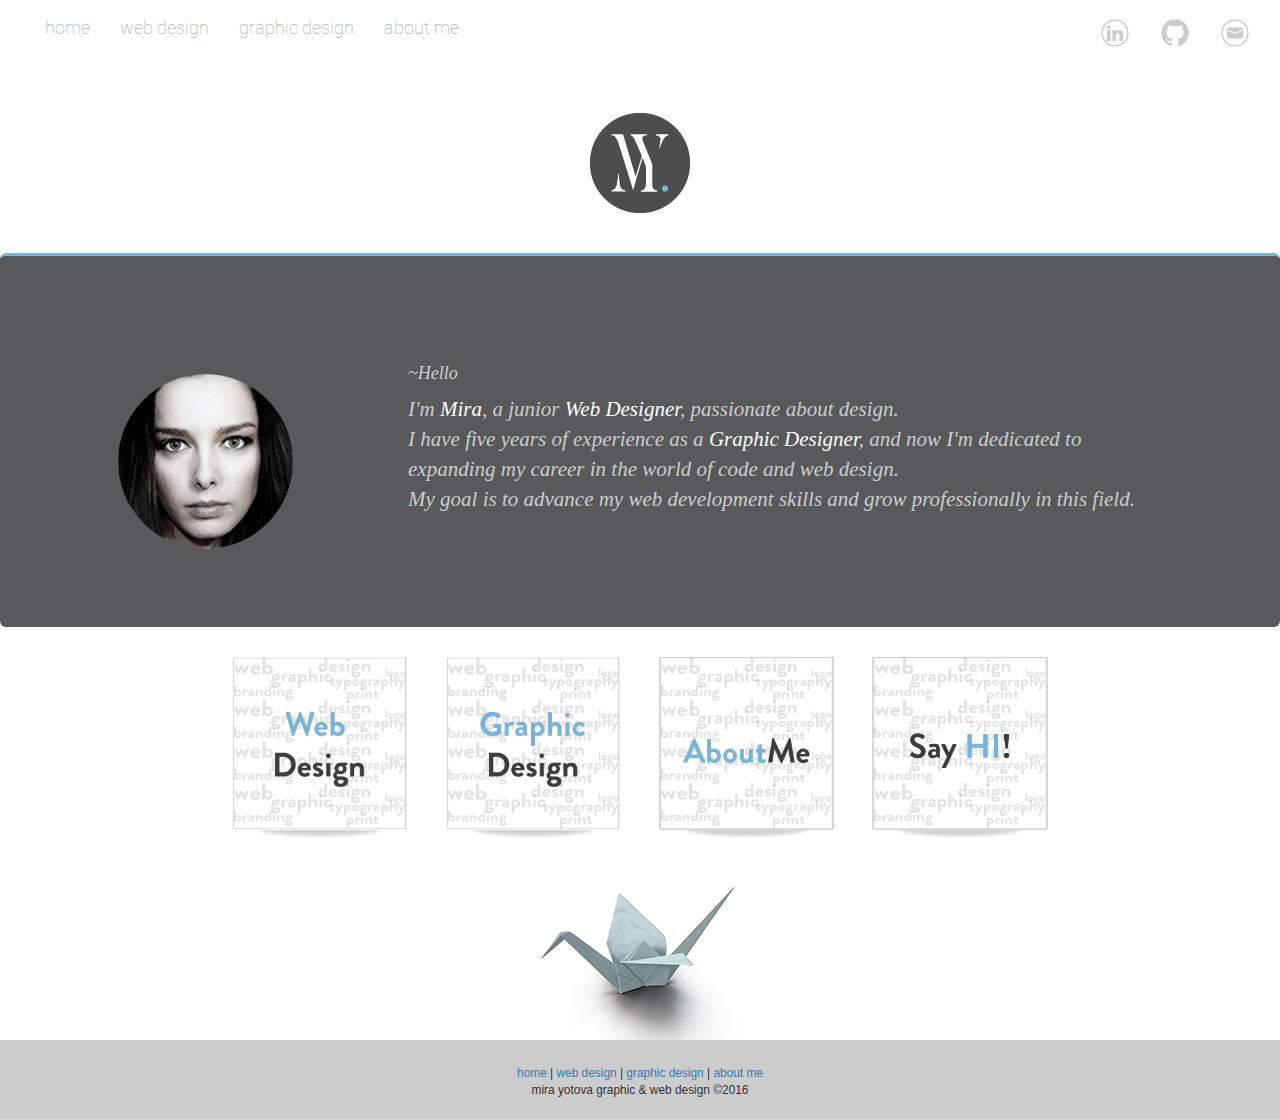
<file: index.html>
<!DOCTYPE html>
<html lang="en">
<head>
<meta charset="utf-8">
<meta http-equiv="X-UA-Compatible" content="IE=edge">
<meta name="viewport" content="width=device-width, initial-scale=1">

<title>Mira Yotova - web and graphic design</title>

<link href="css/bootstrap.min.css" rel="stylesheet" type="text/css">
<link href="css/bootstrap-theme.min.css" rel="stylesheet" type="text/css">
<link href="css/styleMY.css" rel="stylesheet" type="text/css">

<link href='https://fonts.googleapis.com/css?family=Roboto:100,300,400' rel='stylesheet' type='text/css'>
<link href='https://fonts.googleapis.com/css?family=Playfair+Display:400,400italic,700italic' rel='stylesheet' type='text/css'>

<link rel="shortcut icon" href="images/favicon.ico" >

<!-- HTML5 Shim and Respond.js IE8 support of HTML5 elements and media queries -->
<!-- WARNING: Respond.js doesn't work if you view the page via file:// -->
<!--[if lt IE 9]>
<script src="https://oss.maxcdn.com/html5shiv/3.7.2/html5shiv.min.js"></script>
<script src="https://oss.maxcdn.com/respond/1.4.2/respond.min.js"></script>
<![endif]-->
<script type="text/javascript">
function MM_swapImgRestore() { //v3.0
  var i,x,a=document.MM_sr; for(i=0;a&&i<a.length&&(x=a[i])&&x.oSrc;i++) x.src=x.oSrc;
}
function MM_preloadImages() { //v3.0
  var d=document; if(d.images){ if(!d.MM_p) d.MM_p=new Array();
    var i,j=d.MM_p.length,a=MM_preloadImages.arguments; for(i=0; i<a.length; i++)
    if (a[i].indexOf("#")!=0){ d.MM_p[j]=new Image; d.MM_p[j++].src=a[i];}}
}

function MM_findObj(n, d) { //v4.01
  var p,i,x;  if(!d) d=document; if((p=n.indexOf("?"))>0&&parent.frames.length) {
    d=parent.frames[n.substring(p+1)].document; n=n.substring(0,p);}
  if(!(x=d[n])&&d.all) x=d.all[n]; for (i=0;!x&&i<d.forms.length;i++) x=d.forms[i][n];
  for(i=0;!x&&d.layers&&i<d.layers.length;i++) x=MM_findObj(n,d.layers[i].document);
  if(!x && d.getElementById) x=d.getElementById(n); return x;
}

function MM_swapImage() { //v3.0
  var i,j=0,x,a=MM_swapImage.arguments; document.MM_sr=new Array; for(i=0;i<(a.length-2);i+=3)
   if ((x=MM_findObj(a[i]))!=null){document.MM_sr[j++]=x; if(!x.oSrc) x.oSrc=x.src; x.src=a[i+2];}
}
</script>
</head>

<body onLoad="MM_preloadImages('images/linkedIn_r.png','images/gitHub_r.png','images/contact_r.png')">
<div class="container">
	
	<div class="row">   
        <nav class="navbar navbar-inverse">
          <div class="container-fluid">
            
            <div class="navbar-header">
              <button type="button" class="navbar-toggle" data-toggle="collapse" data-target="#myNavbar">
                <span class="icon-bar"></span>
                <span class="icon-bar"></span>
                <span class="icon-bar"></span> 
              </button>
            </div>
            
            <div class="collapse navbar-collapse" id="myNavbar">
              <ul class="nav navbar-nav">
                <li class="activ"><a href="index.html">home</a></li>
                <li><a href="wdprojects.html">web design</a></li>
                <li><a href="gdprojects.html">graphic design</a></li>
                <li><a href="about.html">about me</a></li> 
              </ul>
              <ul class="nav navbar-nav navbar-right">
              	<li><a href="http://www.linkedin.com/in/mirayotova" target="_blank" onMouseOut="MM_swapImgRestore()" onMouseOver="MM_swapImage('LinkedIn','','images/linkedIn_r.png',1)"><img src="images/linkedIn.png" alt="linkedIn icon" width="30" height="30" id="LinkedIn"></a></li>			
                <li><a href="https://github.com/MiraYotova/" target="_blank" onMouseOut="MM_swapImgRestore()" onMouseOver="MM_swapImage('github','','images/gitHub_r.png',1)"><img src="images/gitHub.png" alt="gitHub link" width="30" height="30" id="github"></a></li>
                <li><a href="contact.html" onMouseOut="MM_swapImgRestore()" onMouseOver="MM_swapImage('contact','','images/contact_r.png',1)"><img src="images/contact.png" alt="link to contact page" width="30" height="30" id="contact"></a></li>
              </ul>
            </div>
            
          </div>
        </nav>
	</div> <!--End NAV section-->
    
    <div class="row logo">
    	<div class=" col-sm-12 logo" align="center">
        	<a href="index.html"><img src="images/logo_MY_web.png" alt="logo" class="img-responsive"/> </a>
        </div>
    </div><!--End Logo section-->
<div class="row jumbotron headStrip">
   	  <div class="col-sm-3 text-center headStripPic">
        	<img src="images/me.jpg" alt="mira yotova picture" class="img-circle" />
    </div>
        <div class="col-sm-9 headStripText">
        	<h4>~Hello</h4>
            <p>I'm <span class="hText">Mira</span>, a junior <span class="hText">Web Designer</span>, passionate about design.<br>
I have five years of experience as a <span class="hText">Graphic Designer</span>, and now I'm dedicated to expanding my career in the world of code and web design.<br> 
My goal is to advance my web development skills and grow professionally in this field.</p> 
        </div>
  </div><!--End headStrip-->

    <div class="row">
    	<div class="col-md-2 col-md-offset-2 col-sm-3 col-xs-6" align="center">
        	<a href="wdprojects.html"><img src="images/myprojects.png" alt="link to my web design projects" class="img-responsive" /></a>
        </div>
    	<div class="col-md-2 col-sm-3 col-xs-6" align="center">
        	<a href="gdprojects.html"><img src="images/gdprojects.png" alt="link to my graphic design projects" class="img-responsive" /></a>
        </div>
        <div class="col-md-2 col-sm-3 col-xs-6" align="center">
        	<a href="about.html"><img src="images/aboutme.png" alt="link to about me information" class="img-responsive"/></a>
        </div>
    	<div class="col-md-2 col-sm-3 col-xs-6" align="center">
        	<a href="contact.html"><img src="images/sayhi.png" alt="link to say hi form" class="img-responsive" /></a>
        </div>
    </div><!--End Persentation-->
    
    <div class="row">
    	<div class="col-md-12" align="center">
        	<img src="images/origami.png" alt="origami ornament" class="img-responsive"/>
        </div>
    </div>

    
    <div class="row footer" align="center">
    	<div class="col-sm-12 small">
        	<a href="index.html">home</a> | <a href="wdprojects.html">web design</a> | <a href="gdprojects.html">graphic design</a> | <a href="about.html">about me</a> 
        </div>
        
        <div class="col-sm-12">
        <p class="small">mira yotova graphic & web design &copy;2016</p>
        </div>
    </div>
</div> <!--End Container--> 


<script src="https://ajax.googleapis.com/ajax/libs/jquery/1.11.1/jquery.min.js"></script>
<script src="js/bootstrap.min.js" ></script>
</body>
</html>
</file>
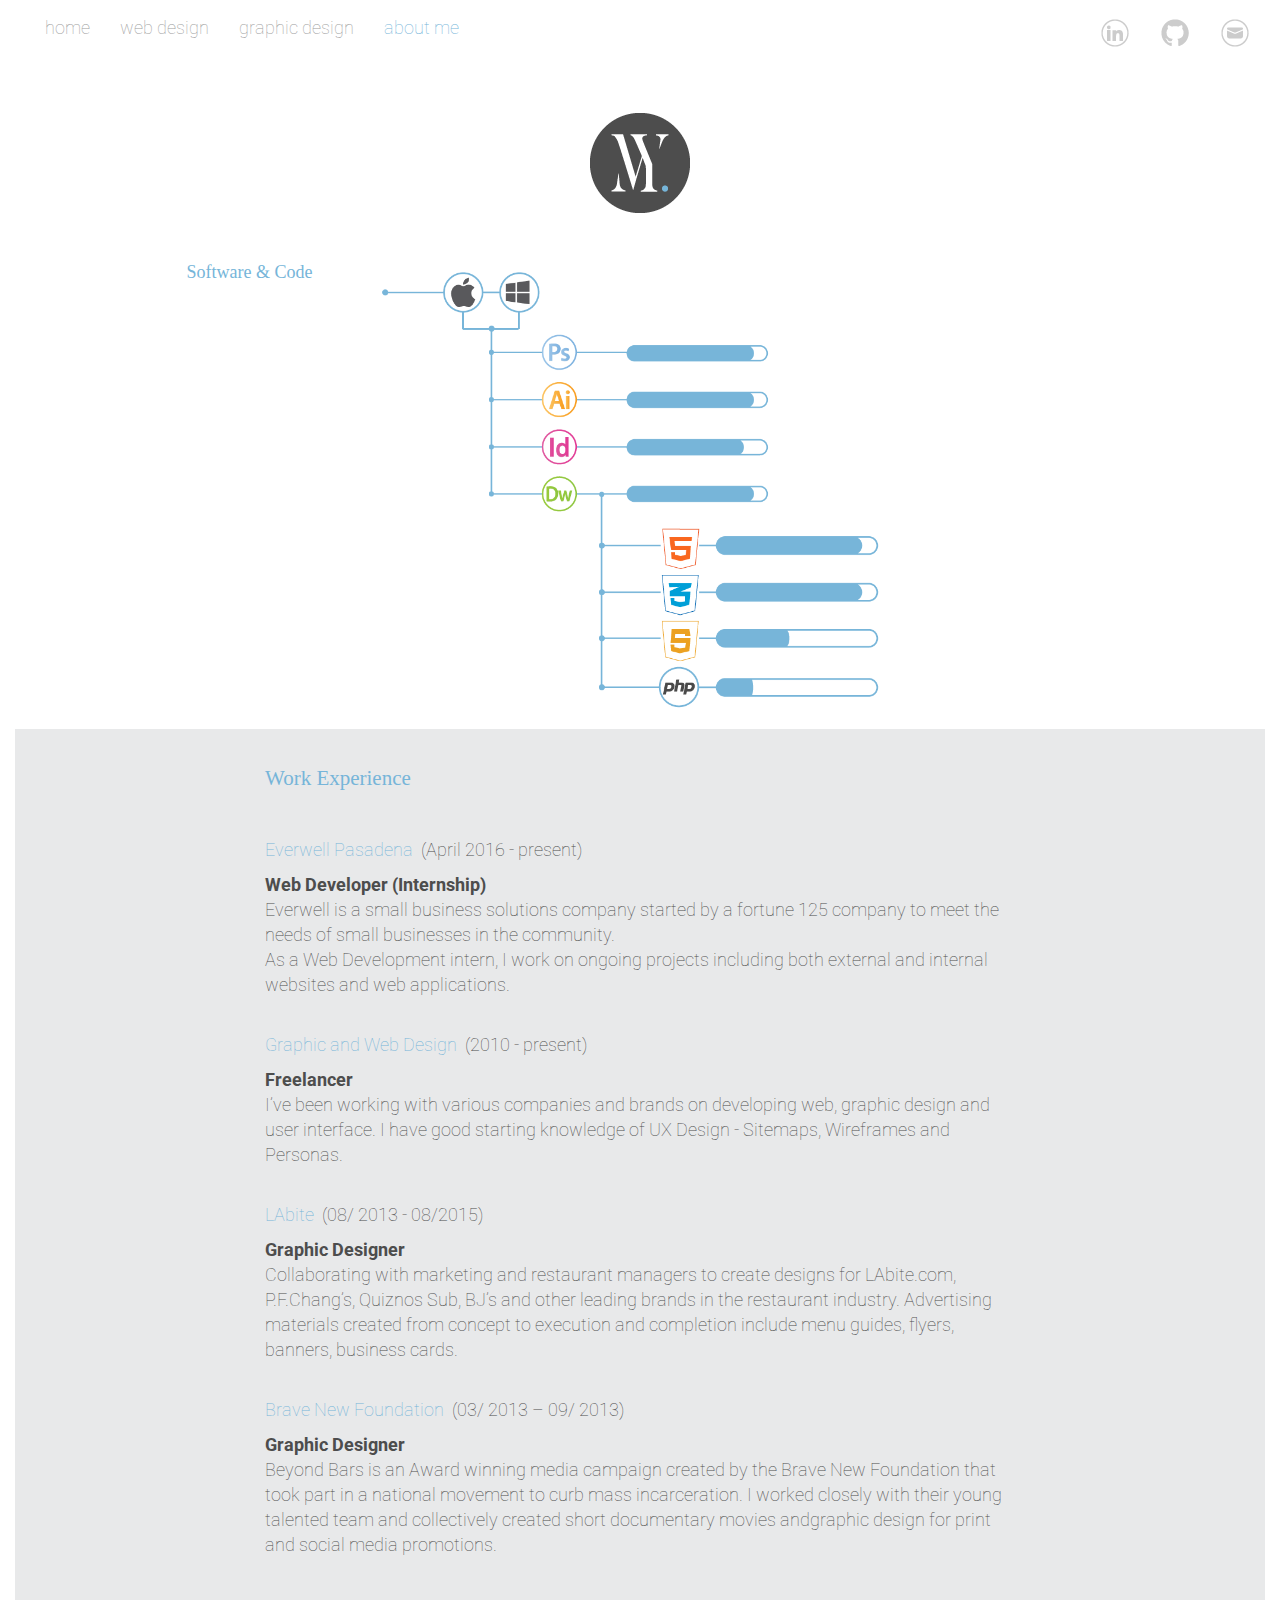
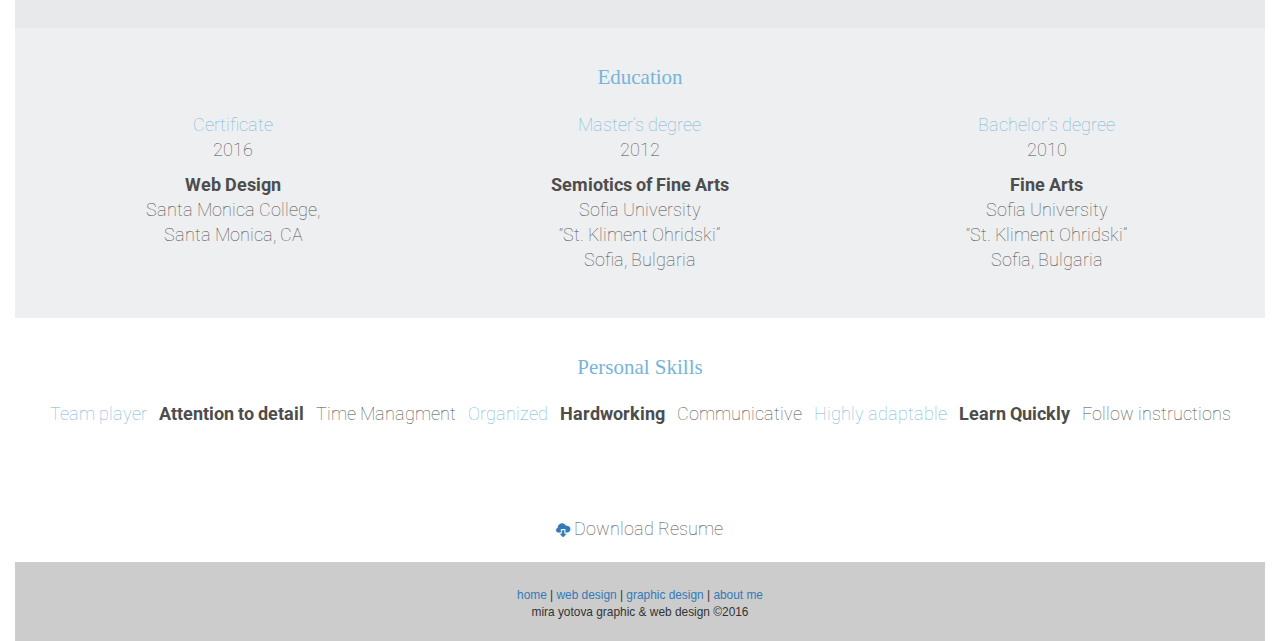
<file: about.html>
<!DOCTYPE html>
<html lang="en">
<head>
<meta charset="utf-8">
<meta http-equiv="X-UA-Compatible" content="IE=edge">
<meta name="viewport" content="width=device-width, initial-scale=1">

<title>Mira Yotova - web and graphic design - About me</title>

<link href="css/bootstrap.min.css" rel="stylesheet" type="text/css">
<link href="css/bootstrap-theme.min.css" rel="stylesheet" type="text/css">
<link href="css/styleMY.css" rel="stylesheet" type="text/css">

<link href='https://fonts.googleapis.com/css?family=Roboto:100,300,400' rel='stylesheet' type='text/css'>
<link href='https://fonts.googleapis.com/css?family=Playfair+Display:400,400italic,700italic' rel='stylesheet' type='text/css'>

<link rel="shortcut icon" href="images/favicon.ico" >

<!-- HTML5 Shim and Respond.js IE8 support of HTML5 elements and media queries -->
<!-- WARNING: Respond.js doesn't work if you view the page via file:// -->
<!--[if lt IE 9]>
<script src="https://oss.maxcdn.com/html5shiv/3.7.2/html5shiv.min.js"></script>
<script src="https://oss.maxcdn.com/respond/1.4.2/respond.min.js"></script>
<![endif]-->
<script type="text/javascript">
function MM_swapImgRestore() { //v3.0
  var i,x,a=document.MM_sr; for(i=0;a&&i<a.length&&(x=a[i])&&x.oSrc;i++) x.src=x.oSrc;
}
function MM_preloadImages() { //v3.0
  var d=document; if(d.images){ if(!d.MM_p) d.MM_p=new Array();
    var i,j=d.MM_p.length,a=MM_preloadImages.arguments; for(i=0; i<a.length; i++)
    if (a[i].indexOf("#")!=0){ d.MM_p[j]=new Image; d.MM_p[j++].src=a[i];}}
}

function MM_findObj(n, d) { //v4.01
  var p,i,x;  if(!d) d=document; if((p=n.indexOf("?"))>0&&parent.frames.length) {
    d=parent.frames[n.substring(p+1)].document; n=n.substring(0,p);}
  if(!(x=d[n])&&d.all) x=d.all[n]; for (i=0;!x&&i<d.forms.length;i++) x=d.forms[i][n];
  for(i=0;!x&&d.layers&&i<d.layers.length;i++) x=MM_findObj(n,d.layers[i].document);
  if(!x && d.getElementById) x=d.getElementById(n); return x;
}

function MM_swapImage() { //v3.0
  var i,j=0,x,a=MM_swapImage.arguments; document.MM_sr=new Array; for(i=0;i<(a.length-2);i+=3)
   if ((x=MM_findObj(a[i]))!=null){document.MM_sr[j++]=x; if(!x.oSrc) x.oSrc=x.src; x.src=a[i+2];}
}
</script>
</head>

<body onLoad="MM_preloadImages('images/linkedIn_r.png','images/gitHub_r.png','images/contact_r.png')">
<div class="container">
	
	<div class="row"><!--NAV--> 
        <nav class="navbar navbar-inverse">
          <div class="container-fluid">
            
            <div class="navbar-header">
              <button type="button" class="navbar-toggle" data-toggle="collapse" data-target="#myNavbar">
                <span class="icon-bar"></span>
                <span class="icon-bar"></span>
                <span class="icon-bar"></span> 
              </button>
            </div>
            
            <div class="collapse navbar-collapse" id="myNavbar">
              <ul class="nav navbar-nav">
                <li><a href="index.html">home</a></li>
                <li><a href="wdprojects.html">web design</a></li>
                <li><a href="gdprojects.html">graphic design</a></li>
                <li class="activ"><a href="about.html">about me</a></li> 
              </ul>
              <ul class="nav navbar-nav navbar-right">
              	<li><a href="http://www.linkedin.com/in/mirayotova" target="_blank" onMouseOut="MM_swapImgRestore()" onMouseOver="MM_swapImage('LinkedIn','','images/linkedIn_r.png',1)"><img src="images/linkedIn.png" alt="linkedIn icon" width="30" height="30" id="LinkedIn"></a></li>			
                <li><a href="https://github.com/MiraYotova/" target="_blank" onMouseOut="MM_swapImgRestore()" onMouseOver="MM_swapImage('github','','images/gitHub_r.png',1)"><img src="images/gitHub.png" alt="gitHub link" width="30" height="30" id="github"></a></li>
                <li><a href="contact.html" onMouseOut="MM_swapImgRestore()" onMouseOver="MM_swapImage('contact','','images/contact_r.png',1)"><img src="images/contact.png" alt="link to contact page" width="30" height="30" id="contact"></a></li>
              </ul>
            </div>
            
          </div>
        </nav>
	</div> 
    <!--End NAV section-->
    
    <div class="row logo"><!--Logo-->
    	<div class=" col-sm-12 logo" align="center">
        	<a href="index.html"><img src="images/logo_MY_web.png" alt="logo" class="img-responsive"/> </a>
        </div>
    </div>
    <!--End Logo section-->
	
    <div class="container"><!--Container Education and Work-->
    	<div class="row">
            <div class="col-sm-3" align="right">
                <h4 class="h4blue">Software & Code</h4>
            </div>
            <div class="col-sm-6">
                <img src="images/software.png" class="img-responsive" alt="Software map"/>
            </div>    
    	</div>
        
        	<div class="row">
            <div class="col-sm-12 grey9 presentationStrip work "><!--Work-->
            	<br>
            	<h4 class="h4blue lead">Work Experience</h4>
                <br>
                <p><span class="pBlue">Everwell Pasadena</span>&nbsp;&nbsp;(April 2016 - present)</p>
                <p><strong>Web Developer (Internship)</strong><br>
                Everwell is a small business solutions company started by a fortune 125 company to meet the needs of small businesses in the community.<br>
As a Web Development intern, I work on ongoing projects including both external and internal websites and web applications.</p>
				<br>
                
                <p><span class="pBlue">Graphic and Web Design</span>&nbsp;&nbsp;(2010 - present)</p>
                <p><strong>Freelancer</strong><br>
                I’ve been working with various companies and brands on developing web, graphic design and user interface. I have good starting knowledge of UX Design - Sitemaps, Wireframes and Personas.</p>
				<br>

                <p><span class="pBlue">LAbite</span>&nbsp;&nbsp;(08/ 2013 - 08/2015)</p>
                <p><strong>Graphic Designer</strong><br>
                Collaborating with marketing and restaurant managers to create designs for LAbite.com, P.F.Chang’s, Quiznos Sub, BJ’s and other leading brands in the restaurant industry. Advertising materials created from concept to execution and completion include menu guides, flyers, banners, business cards.</p>
                <br>

                <p><span class="pBlue">Brave New Foundation</span>&nbsp;&nbsp;(03/ 2013 – 09/ 2013)</p>
                <p><strong>Graphic Designer</strong><br>
                Beyond Bars is an Award winning media campaign created by the Brave New Foundation that took part in a national movement to curb mass incarceration. I worked closely with their young talented team and collectively created short documentary movies andgraphic design for print and social media promotions.</p>
				<br>
            </div><!--END Work-->
        </div>   
        
                <div class="row" align="center">
        	<div class="col-sm-12 grey6 presentationStrip"><!--Education-->
        		<br>
                <h4 class="h4blue lead">Education</h4>
               <div class="col-sm-4" >
                <p><span class="pBlue">Certificate</span><br>2016</p>
                <p><strong>Web Design</strong><br>
					Santa Monica College, <br> Santa Monica, CA
                </p>
                </div>
                
                <div class="col-sm-4" >
                <p><span class="pBlue">Master’s degree</span><br>2012</p>
                <p><strong>Semiotics of Fine Arts</strong><br>
					Sofia University<br>
                    “St. Kliment Ohridski”<br>
                    Sofia, Bulgaria
                </p>
                </div>
                
               <div class="col-sm-4" >
                <p><span class="pBlue">Bachelor’s degree</span><br>2010</p>
                <p><strong>Fine Arts</strong><br>
					Sofia University<br>
                    “St. Kliment Ohridski”<br>
                    Sofia, Bulgaria
                </p>
                </div>
                </div>
 
        
        <div class="row presentationStrip">
        	<div class="col-sm-12" align="center"><br>
            	<h4 class="h4blue lead">Personal Skills</h4>
				<p>
                	<span class="pBlue">Team player</span>&nbsp;&nbsp;
                	<strong> Attention to detail</strong>&nbsp;&nbsp;
                    Time Managment&nbsp;&nbsp;
                    <span class="pBlue">Organized</span>&nbsp;&nbsp;
                    <strong> Hardworking</strong>&nbsp;&nbsp;
                    Communicative&nbsp;&nbsp;
                    <span class="pBlue">Highly adaptable</span><strong>&nbsp;&nbsp;
                    Learn Quickly</strong>&nbsp;&nbsp;
                    Follow instructions
                </p><br>
        	</div>
        </div>
        <br>
        <div class="row">
        	<div class="col-sm-4 col-sm-offset-4" align="center">
                <a href="images/Mira Yotova_resume.pdf" target="_blank"><span class="glyphicon glyphicon-cloud-download"></span><span class="download">  Download Resume</span></a>
            </div>
        </div>
        <br>
    </div><!--END Container Education and Work-->
    
    <div class="row footer" align="center"><!--Footer-->
    	<div class="col-sm-12 small">
        	<a href="index.html">home</a> | <a href="wdprojects.html">web design</a> | <a href="gdprojects.html">graphic design</a> | <a href="about.html">about me</a> 
        </div>
        
        <div class="col-sm-12">
        	<p class="small">mira yotova graphic & web design &copy;2016</p>
        </div>
    </div>
</div> <!--End Container--> 

</div>
<script src="https://ajax.googleapis.com/ajax/libs/jquery/1.11.1/jquery.min.js"></script>
<script src="js/bootstrap.min.js" ></script>
</body>
</html>
</file>
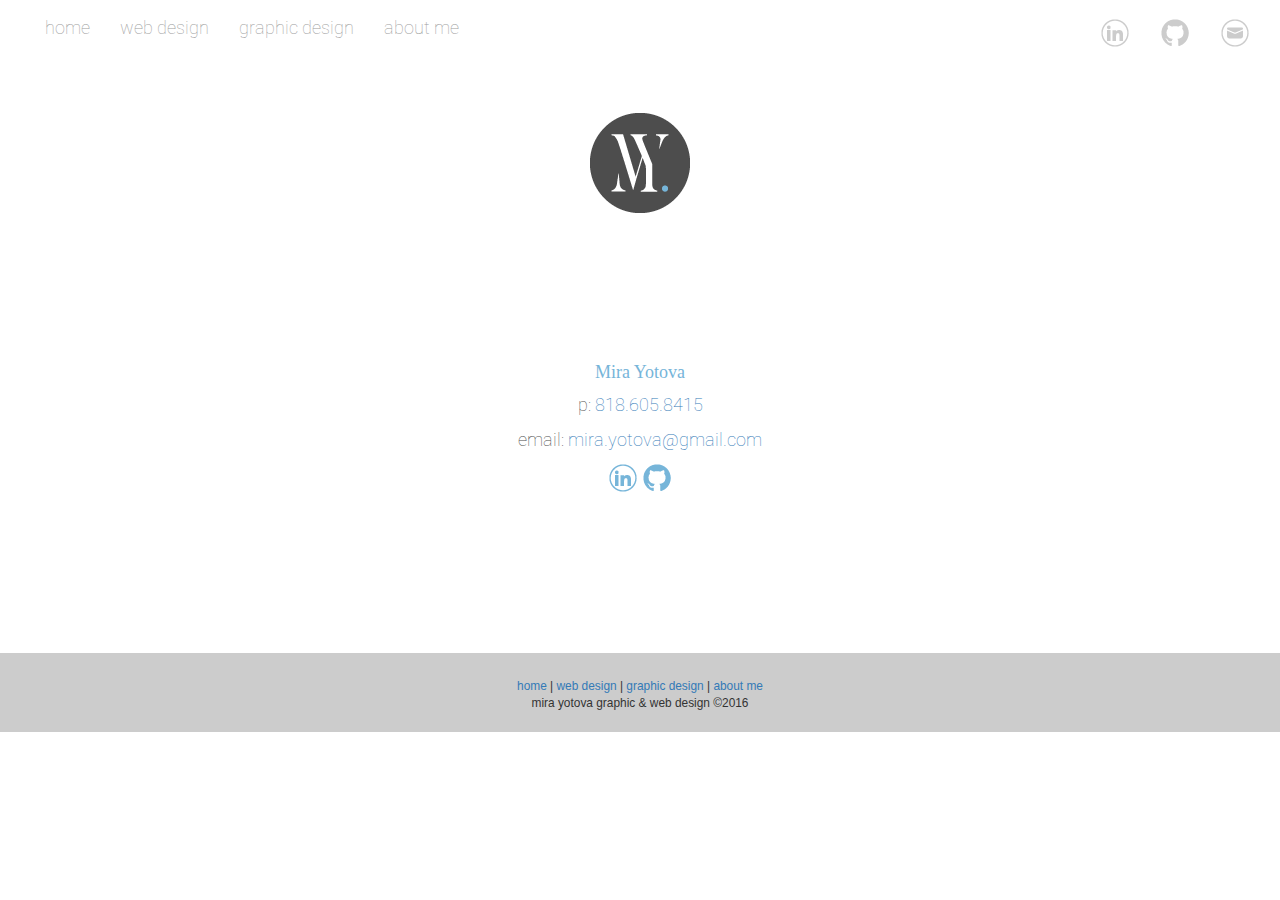
<file: contact.html>
<!DOCTYPE html>
<html lang="en">
<head>
<meta charset="utf-8">
<meta http-equiv="X-UA-Compatible" content="IE=edge">
<meta name="viewport" content="width=device-width, initial-scale=1">

<title>Mira Yotova - web and graphic design</title>

<link href="css/bootstrap.min.css" rel="stylesheet" type="text/css">
<link href="css/bootstrap-theme.min.css" rel="stylesheet" type="text/css">
<link href="css/styleMY.css" rel="stylesheet" type="text/css">

<link href='https://fonts.googleapis.com/css?family=Roboto:100,300,400' rel='stylesheet' type='text/css'>
<link href='https://fonts.googleapis.com/css?family=Playfair+Display:400,400italic,700italic' rel='stylesheet' type='text/css'>

<link rel="shortcut icon" href="images/favicon.ico" >

<!-- HTML5 Shim and Respond.js IE8 support of HTML5 elements and media queries -->
<!-- WARNING: Respond.js doesn't work if you view the page via file:// -->
<!--[if lt IE 9]>
<script src="https://oss.maxcdn.com/html5shiv/3.7.2/html5shiv.min.js"></script>
<script src="https://oss.maxcdn.com/respond/1.4.2/respond.min.js"></script>
<![endif]-->
<script type="text/javascript">
function MM_swapImgRestore() { //v3.0
  var i,x,a=document.MM_sr; for(i=0;a&&i<a.length&&(x=a[i])&&x.oSrc;i++) x.src=x.oSrc;
}
function MM_preloadImages() { //v3.0
  var d=document; if(d.images){ if(!d.MM_p) d.MM_p=new Array();
    var i,j=d.MM_p.length,a=MM_preloadImages.arguments; for(i=0; i<a.length; i++)
    if (a[i].indexOf("#")!=0){ d.MM_p[j]=new Image; d.MM_p[j++].src=a[i];}}
}

function MM_findObj(n, d) { //v4.01
  var p,i,x;  if(!d) d=document; if((p=n.indexOf("?"))>0&&parent.frames.length) {
    d=parent.frames[n.substring(p+1)].document; n=n.substring(0,p);}
  if(!(x=d[n])&&d.all) x=d.all[n]; for (i=0;!x&&i<d.forms.length;i++) x=d.forms[i][n];
  for(i=0;!x&&d.layers&&i<d.layers.length;i++) x=MM_findObj(n,d.layers[i].document);
  if(!x && d.getElementById) x=d.getElementById(n); return x;
}

function MM_swapImage() { //v3.0
  var i,j=0,x,a=MM_swapImage.arguments; document.MM_sr=new Array; for(i=0;i<(a.length-2);i+=3)
   if ((x=MM_findObj(a[i]))!=null){document.MM_sr[j++]=x; if(!x.oSrc) x.oSrc=x.src; x.src=a[i+2];}
}
</script>
</head>

<body onLoad="MM_preloadImages('images/linkedIn_r.png','images/gitHub_r.png','images/contact_r.png','images/linkedIn.png','images/gitHub.png')">
<div class="container">
	
	<div class="row"><!--NAV--> 
        <nav class="navbar navbar-inverse">
          <div class="container-fluid">
            
            <div class="navbar-header">
              <button type="button" class="navbar-toggle" data-toggle="collapse" data-target="#myNavbar">
                <span class="icon-bar"></span>
                <span class="icon-bar"></span>
                <span class="icon-bar"></span> 
              </button>
            </div>
            
            <div class="collapse navbar-collapse" id="myNavbar">
              <ul class="nav navbar-nav">
                <li><a href="index.html">home</a></li>
                <li><a href="wdprojects.html">web design</a></li>
                <li><a href="gdprojects.html">graphic design</a></li>
                <li><a href="about">about me</a></li> 
              </ul>
              <ul class="nav navbar-nav navbar-right">
              	<li><a href="http://www.linkedin.com/in/mirayotova" target="_blank" onMouseOut="MM_swapImgRestore()" onMouseOver="MM_swapImage('LinkedIn','','images/linkedIn_r.png',1)"><img src="images/linkedIn.png" alt="linkedIn icon" width="30" height="30" id="LinkedIn"></a></li>			
                <li><a href="https://github.com/MiraYotova/" target="_blank" onMouseOut="MM_swapImgRestore()" onMouseOver="MM_swapImage('github','','images/gitHub_r.png',1)"><img src="images/gitHub.png" alt="gitHub link" width="30" height="30" id="github"></a></li>
                <li><a href="contact.html" onMouseOut="MM_swapImgRestore()" onMouseOver="MM_swapImage('contact','','images/contact_r.png',1)"><img src="images/contact.png" alt="link to contact page" width="30" height="30" id="contact"></a></li>
              </ul>
            </div>
            
          </div>
        </nav>
	</div> <!--End NAV section-->
    
    <div class="row logo"><!--Logo-->
    	<div class=" col-sm-12 logo" align="center">
        	<a href="index.html"><img src="images/logo_MY_web.png" alt="logo" class="img-responsive"/> </a>
        </div>
    </div><!--End Logo section-->
	
    <div class="row"><br><br><br><br><br>
        <div class="col-sm-12 presentationStrip" align="center">
    		<h4 class="h4blue">Mira Yotova</h4>
            <p>p: <a href="tel:818-605-8415">818.605.8415</a></p>
            <p>email: <a href="mailto:mira.yotova@gmail.com?Subject=Hello" target="_top">mira.yotova@gmail.com</a></p>
   	    <a href="https://www.linkedin.com/in/mirayotova" target="_blank" onMouseOut="MM_swapImgRestore()" onMouseOver="MM_swapImage('LinkedInContact','','images/linkedIn.png',1)"><img src="images/linkedIn_r.png" alt="LinkedIn Link" width="30" height="30" id="LinkedInContact"></a> <a href="https://github.com/MiraYotova" target="_blank" onMouseOut="MM_swapImgRestore()" onMouseOver="MM_swapImage('GitHubContact','','images/gitHub.png',1)"><img src="images/gitHub_r.png" alt="GitHub Link" width="30" height="30" id="GitHubContact"></a><br><br><br><br><br><br>
        </div>
  
    </div>
    
    <div class="row footer" align="center"><!--Footer-->
    	<div class="col-sm-12 small">
        	<a href="index.html">home</a> | <a href="wdprojects.html">web design</a> | <a href="gdprojects.html">graphic design</a> | <a href="about.html">about me</a> 
        </div>
        
        <div class="col-sm-12">
        	<p class="small">mira yotova graphic & web design &copy;2016</p>
        </div>
    </div>
</div> <!--End Container--> 


<script src="https://ajax.googleapis.com/ajax/libs/jquery/1.11.1/jquery.min.js"></script>
<script src="js/bootstrap.min.js" ></script>
</body>
</html>
</file>
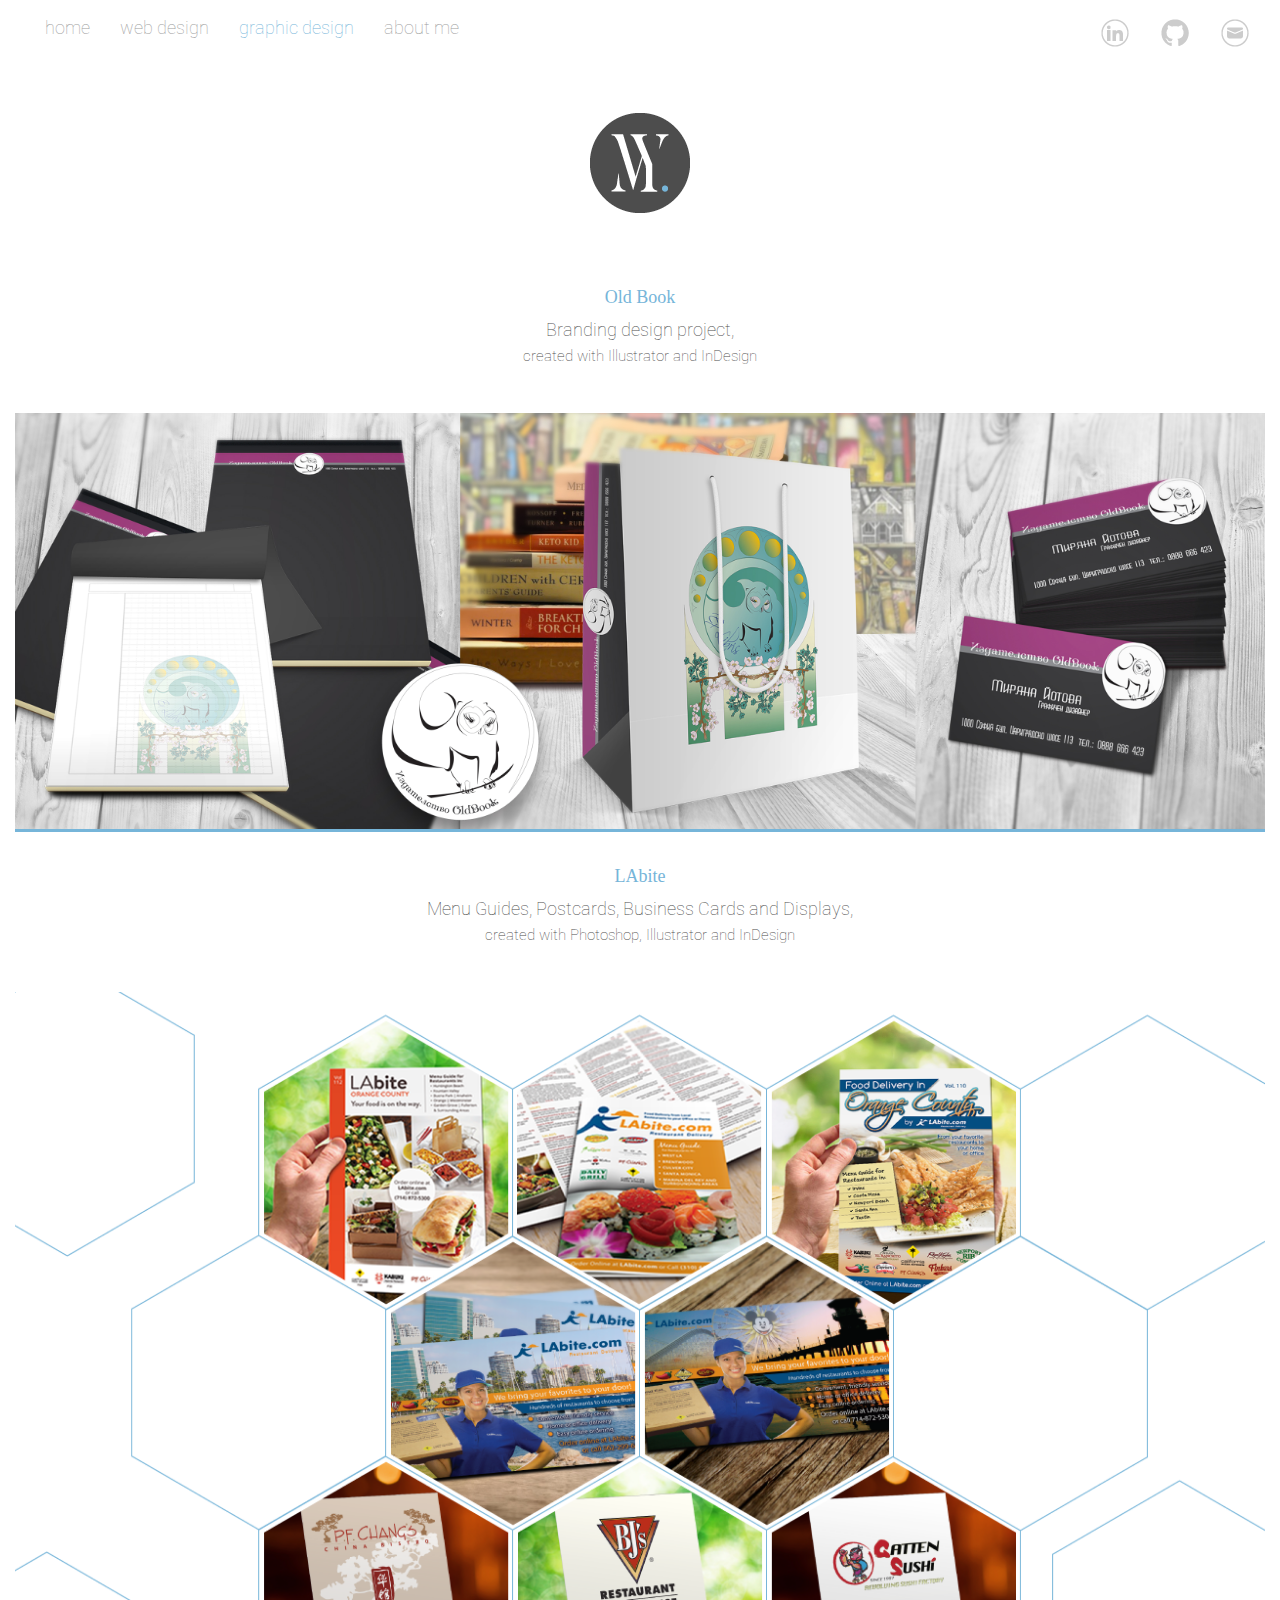
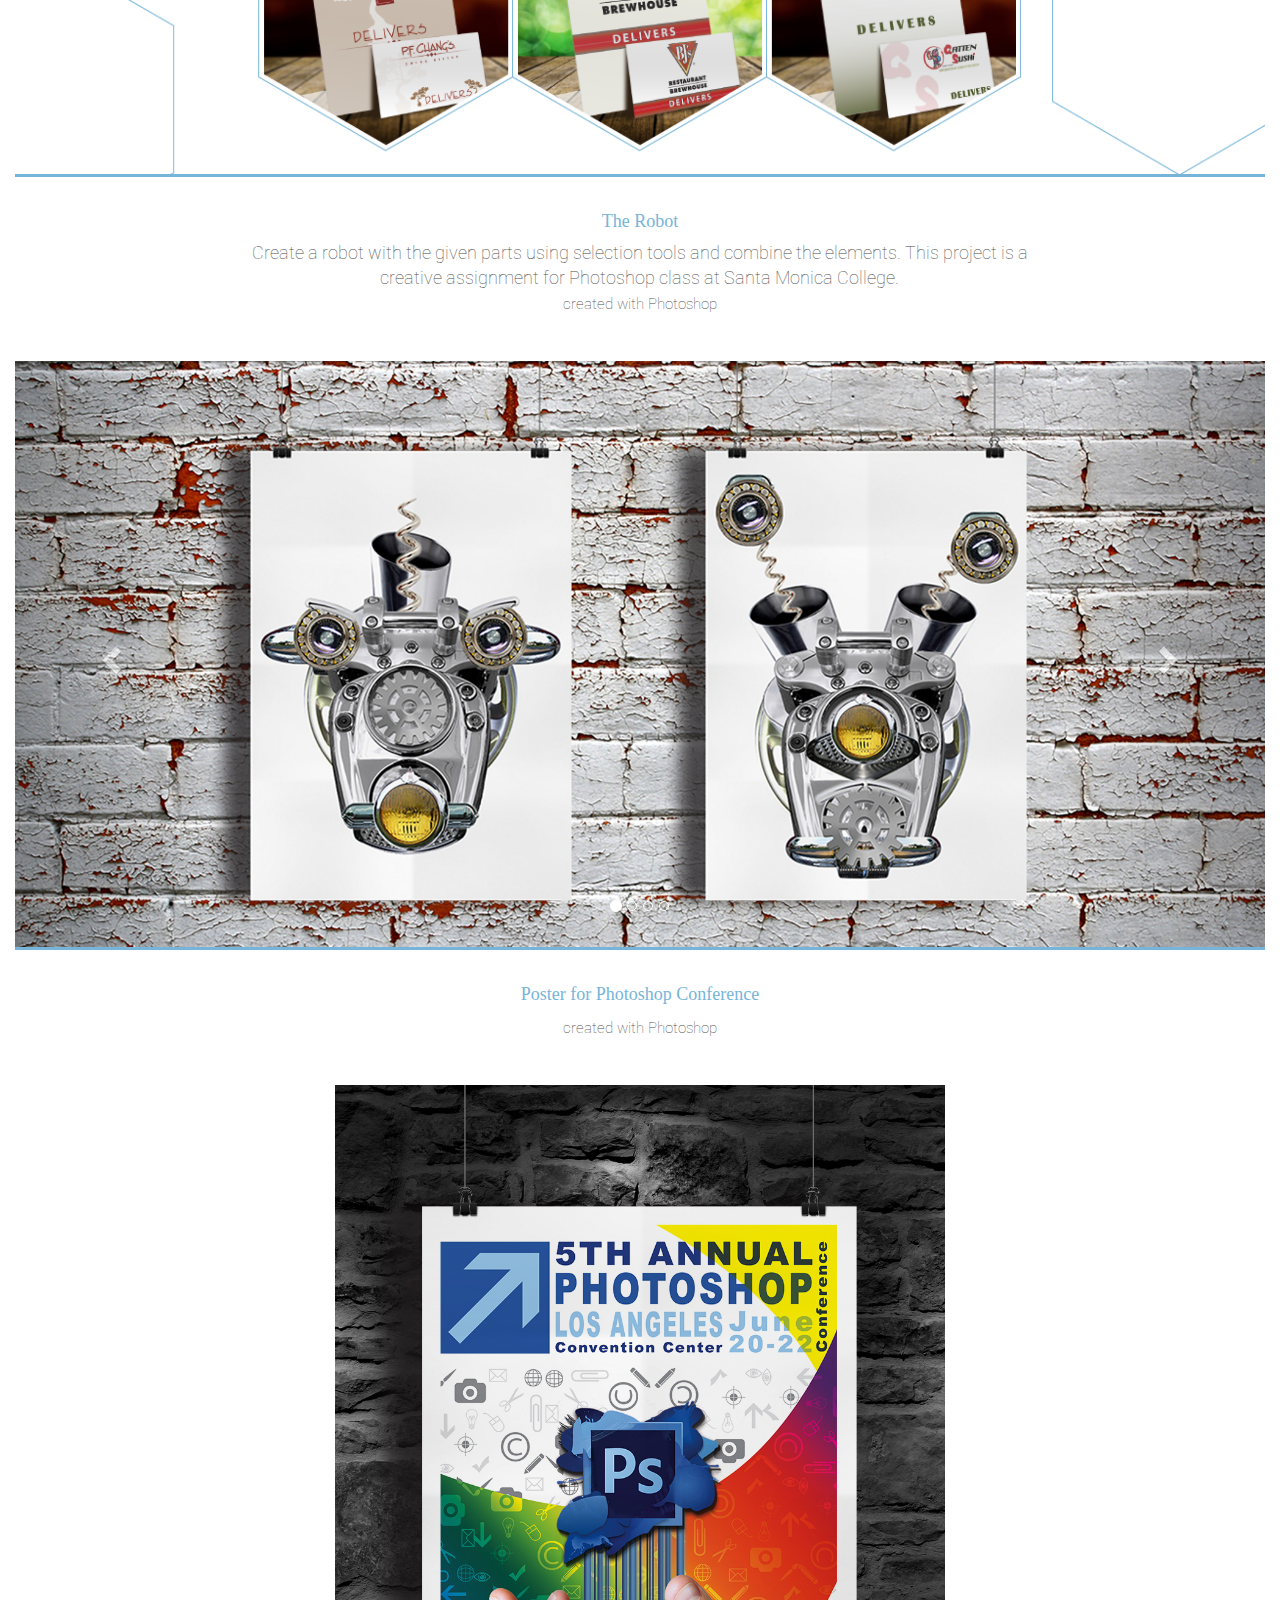
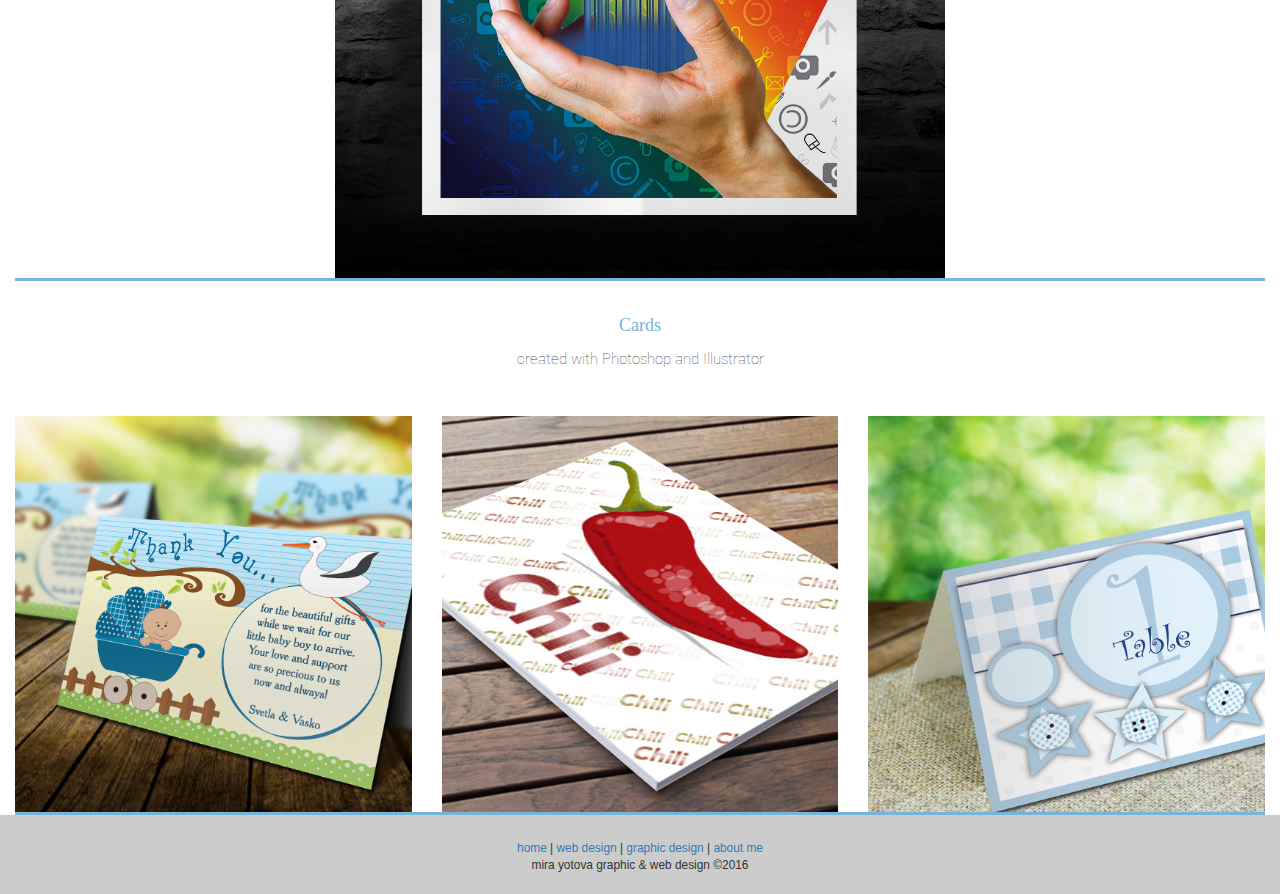
<file: gdprojects.html>
<!DOCTYPE html>
<html lang="en">
<head>
<meta charset="utf-8">
<meta http-equiv="X-UA-Compatible" content="IE=edge">
<meta name="viewport" content="width=device-width, initial-scale=1">

<title>Mira Yotova - web and graphic design</title>

<link href="css/bootstrap.min.css" rel="stylesheet" type="text/css">
<link href="css/bootstrap-theme.min.css" rel="stylesheet" type="text/css">
<link href="css/styleMY.css" rel="stylesheet" type="text/css">

<link href='https://fonts.googleapis.com/css?family=Roboto:100,300,400' rel='stylesheet' type='text/css'>
<link href='https://fonts.googleapis.com/css?family=Playfair+Display:400,400italic,700italic' rel='stylesheet' type='text/css'>

<link rel="shortcut icon" href="images/favicon.ico" >

<!-- HTML5 Shim and Respond.js IE8 support of HTML5 elements and media queries -->
<!-- WARNING: Respond.js doesn't work if you view the page via file:// -->
<!--[if lt IE 9]>
<script src="https://oss.maxcdn.com/html5shiv/3.7.2/html5shiv.min.js"></script>
<script src="https://oss.maxcdn.com/respond/1.4.2/respond.min.js"></script>
<![endif]-->
<script type="text/javascript">
function MM_swapImgRestore() { //v3.0
  var i,x,a=document.MM_sr; for(i=0;a&&i<a.length&&(x=a[i])&&x.oSrc;i++) x.src=x.oSrc;
}
function MM_preloadImages() { //v3.0
  var d=document; if(d.images){ if(!d.MM_p) d.MM_p=new Array();
    var i,j=d.MM_p.length,a=MM_preloadImages.arguments; for(i=0; i<a.length; i++)
    if (a[i].indexOf("#")!=0){ d.MM_p[j]=new Image; d.MM_p[j++].src=a[i];}}
}

function MM_findObj(n, d) { //v4.01
  var p,i,x;  if(!d) d=document; if((p=n.indexOf("?"))>0&&parent.frames.length) {
    d=parent.frames[n.substring(p+1)].document; n=n.substring(0,p);}
  if(!(x=d[n])&&d.all) x=d.all[n]; for (i=0;!x&&i<d.forms.length;i++) x=d.forms[i][n];
  for(i=0;!x&&d.layers&&i<d.layers.length;i++) x=MM_findObj(n,d.layers[i].document);
  if(!x && d.getElementById) x=d.getElementById(n); return x;
}

function MM_swapImage() { //v3.0
  var i,j=0,x,a=MM_swapImage.arguments; document.MM_sr=new Array; for(i=0;i<(a.length-2);i+=3)
   if ((x=MM_findObj(a[i]))!=null){document.MM_sr[j++]=x; if(!x.oSrc) x.oSrc=x.src; x.src=a[i+2];}
}
</script>
</head>

<body onLoad="MM_preloadImages('images/linkedIn_r.png','images/gitHub_r.png','images/contact_r.png')">
<div class="container">
	
	<div class="row"><!--NAV--> 
        <nav class="navbar navbar-inverse">
          <div class="container-fluid">
            
            <div class="navbar-header">
              <button type="button" class="navbar-toggle" data-toggle="collapse" data-target="#myNavbar">
                <span class="icon-bar"></span>
                <span class="icon-bar"></span>
                <span class="icon-bar"></span> 
              </button>
            </div>
            
            <div class="collapse navbar-collapse" id="myNavbar">
              <ul class="nav navbar-nav">
                <li><a href="index.html">home</a></li>
                <li><a href="wdprojects.html">web design</a></li>
                <li class="activ"><a href="gdprojects.html">graphic design</a></li>
                <li><a href="about.html">about me</a></li> 
              </ul>
              <ul class="nav navbar-nav navbar-right">
              	<li><a href="http://www.linkedin.com/in/mirayotova" target="_blank" onMouseOut="MM_swapImgRestore()" onMouseOver="MM_swapImage('LinkedIn','','images/linkedIn_r.png',1)"><img src="images/linkedIn.png" alt="linkedIn icon" width="30" height="30" id="LinkedIn"></a></li>			
                <li><a href="https://github.com/MiraYotova/" target="_blank" onMouseOut="MM_swapImgRestore()" onMouseOver="MM_swapImage('github','','images/gitHub_r.png',1)"><img src="images/gitHub.png" alt="gitHub link" width="30" height="30" id="github"></a></li>
                <li><a href="contact.html" onMouseOut="MM_swapImgRestore()" onMouseOver="MM_swapImage('contact','','images/contact_r.png',1)"><img src="images/contact.png" alt="link to contact page" width="30" height="30" id="contact"></a></li>
              </ul>
            </div>
            
          </div>
        </nav>
	</div> <!--End NAV section-->
    
    <div class="row logo"><!--Logo-->
    	<div class=" col-sm-12 logo" align="center">
        	<a href="index.html"><img src="images/logo_MY_web.png" alt="logo" class="img-responsive"/> </a>
        </div>
    </div><!--End Logo section-->

    <div class="graphicPresent">
    	<div class="row">
            <div class="col-sm-12 presentationStrip" align="center">
            	<h4 class="h4blue">Old Book</h4>
                <p>Branding design project, <br>
                <span class="small"> created with Illustrator and InDesign</span></p>
            </div>
        </div>  
        <div class="row">    
    		<div class="col-sm-12">
      	  		<img class="img-responsive" src="images/graphic design/Old Book.jpg" alt="Old Book presentation" />
        	</div>
        </div>    
    </div>
    
    <div class="graphicPresent">
    	<div class="row">
            <div class="col-sm-12 presentationStrip" align="center">
            	<h4 class="h4blue">LAbite</h4>
                <p>Menu Guides, Postcards, Business Cards and Displays, <br>
                <span class="small"> created with Photoshop, Illustrator and InDesign</span></p>
            </div>
        </div>
        
        <div class="row">
        	<div class="col-sm-12" align="center"> 
            	<img src="images/graphic design/LAbite.png" class="img-responsive" alt="LAbite presentation" />
            </div>
        </div>
    </div>
    
    <div class="graphicPresent">
    	<div class="row">
            <div class="col-sm-8 col-sm-offset-2 presentationStrip" align="center">
                <h4 class="h4blue">The Robot</h4>
                <p>Create a robot with the given parts using selection tools and combine the elements. This project is a creative assignment for Photoshop class at Santa Monica College.<br>
                <span class="small"> created with Photoshop</span></p>
            </div>
        </div>
		
        <div id="carousel-example-generic" class="carousel slide" data-ride="carousel">
          <!-- Indicators -->
          <ol class="carousel-indicators">
            <li data-target="#carousel-example-generic" data-slide-to="0" class="active"></li>
            <li data-target="#carousel-example-generic" data-slide-to="1"></li>
            <li data-target="#carousel-example-generic" data-slide-to="2"></li>
            <li data-target="#carousel-example-generic" data-slide-to="3"></li>
          </ol>
        
          <!-- Wrapper for slides -->
          <div class="carousel-inner" role="listbox">
            <div class="item active">
            	<img src="images/smc/r2.jpg" alt="robot v.1 and v.2">
			</div>
            <div class="item">
            	<img src="images/smc/r3.jpg" alt="robot v.3 and v.4">
            </div>
            <div class="item">
            	<img src="images/smc/r4.jpg" alt="robot v.5 and v.6">
            </div>
          </div>
        
          <!-- Controls -->
          <a class="left carousel-control" href="#carousel-example-generic" role="button" data-slide="prev">
            <span class="glyphicon glyphicon-chevron-left" aria-hidden="true"></span>
            <span class="sr-only">Previous</span>
          </a>
          <a class="right carousel-control" href="#carousel-example-generic" role="button" data-slide="next">
            <span class="glyphicon glyphicon-chevron-right" aria-hidden="true"></span>
            <span class="sr-only">Next</span>
          </a>
        </div>
    </div>
    
    <div class="graphicPresent">
    	<div class="row">
            <div class="col-sm-12 presentationStrip" align="center">
            	<h4 class="h4blue">Poster for Photoshop Conference</h4>
                <p><span class="small"> created with Photoshop</span></p>
            </div>
        </div>
        
        <div class="row">
        	<div class="col-sm-6 col-sm-offset-3 col-xs-10 col-xs-offset-1">
            	<img src="images/smc/Poster_Photoshop.jpg" class="img-responsive" alt="Photoshop conference poster" />
            </div>
        </div>
 	</div>  
        
            <div class="graphicPresent">
    	<div class="row">
            <div class="col-sm-12 presentationStrip" align="center">
            	<h4 class="h4blue">Cards</h4>
                <p><span class="small">created with Photoshop and Illustrator</span></p>
            </div>
        </div>
        
        <div class="row">
        	<div class="col-sm-4">
            	<img src="images/graphic design/Thank you card.png" class="img-responsive" alt="Thank you card"/>
            </div>
        	<div class="col-sm-4">
            	<img src="images/graphic design/chili.jpg" class="img-responsive" alt="Card with chili peper"/>
            </div>
            <div class="col-sm-4">
            	<img src="images/graphic design/Table card.png" class="img-responsive" alt="Events table card with number"/>
            </div>
        </div>

    </div>

        
    
    
 

           
    
    <div class="row footer" align="center"><!--Footer-->
    	<div class="col-sm-12 small">
        	<a href="index.html">home</a> | <a href="wdprojects.html">web design</a> | <a href="gdprojects.html">graphic design</a> | <a href="about.html">about me</a> 
        </div>
        
        <div class="col-sm-12">
        	<p class="small">mira yotova graphic & web design &copy;2016</p>
        </div>
    </div>
</div> <!--End Container--> 


<script src="https://ajax.googleapis.com/ajax/libs/jquery/1.11.1/jquery.min.js"></script>
<script src="js/bootstrap.min.js" ></script>
</body>
</html>
</file>
<file: css/styleMY.css>
@charset "UTF-8";
/* CSS Document */

.shape {
	border: 1px solid #F00;
}
.container {width: 100%;}

.demo { color: #f3655b;}

/*NAV*/
	div.container-fluid {
		padding-top: 3px;
		font-family: 'Roboto', Arial, Helvetica, sans-serif;
		font-size: 1.25em;
		font-weight: 100;
		background-color: #fff;
		/*border-bottom: 1px solid;
		border-color: #76b5d9;*/
		color: #4d4d4d;
	}
	.navbar-inverse {border:none;}
	.navbar-inverse .navbar-nav > li > a {text-shadow: none;}
	.navbar-inverse .navbar-nav > li > a:hover{color: #76b5d9;}
	ul.nav.navbar-nav > li.activ > a, ul.nav.navbar-nav > li.activ > a:hover, ul.nav.navbar-nav > li.activ > a:focus {color: #76b5d9;}
	
	.navbar-toggle {float:none;}
	.navbar-inverse .navbar-toggle {border-color: transparent;}
	.navbar-inverse .navbar-toggle:focus, .navbar-inverse .navbar-toggle:hover {background-color: transparent;}
	.navbar-inverse .navbar-toggle .icon-bar {background-color: #76b5d9;}
	
	.navbar-inverse .navbar-collapse { border: none;}
	

/*LOGO*/
	.logo {padding: 10px 0 15px 0;}

/*Head strip text*/
	.headStrip {
		background-color: #58595b;
		border-top: 3px solid;
		border-color: #76b5d9;
		}
	
	.headStripPic {padding-top: 70px;}
	.headStripText {
		font-family:'Playfair', Georgia, "Times New Roman", Times, serif;
		font-weight: 400;
		font-style: italic;
		text-align: left;
		font-size: 1.5em;
		color: #CCC;
		padding: 50px 7% 50px 5%;
	}
	
	.hText {color:#fff;}

/*Presentation Strip*/
	.presentationStrip {
		font-family: 'Roboto', Arial, Helvetica, sans-serif;
		font-size: 1.5em;
		font-weight: 100;
		font-size: 1.25em;
		color: #4d4d4d;
		padding-bottom: 35px;
	}
	 
	.work { padding-left: 20%; padding-right: 20%;}
	
	.h4blue {
		color: #76b5d9;
		font-family:'Playfair', Georgia, "Times New Roman", Times, serif;
	}
	.h4White {
		color: #FFF;	
		font-family:'Playfair', Georgia, "Times New Roman", Times, serif;
	}
	
	.pBlue {color: #76b5d9;}
	
	.present {
		padding-top: 25px;
		border-bottom: 3px solid #76b5d9;
	}
	
	.javaPresent {
		padding: 10px 10px 0 10px; 
		border-bottom: 1px solid #76b5d9;
	}
	
	.graphicPresent {
		padding-top: 25px;
		border-bottom: 3px solid #76b5d9;
	}
	
	.grey6 {background-color: #eeeff0;}
	.grey9 {background-color: #e8e9ea;}
	.grey12 {background-color: #e2e3e4; border-bottom: 3px solid #76b5d9; }
	
.download {
		font-family: 'Roboto', Arial, Helvetica, sans-serif;
		font-size: 1.5em;
		font-weight: 100;
		font-size: 1.25em;
		color: #4d4d4d;
}
	
	/*Footer*/
.footer {
	background-color: #CCC;
	color: #333;
	padding-top: 25px;
	padding-bottom: 10px;
}
</file>
